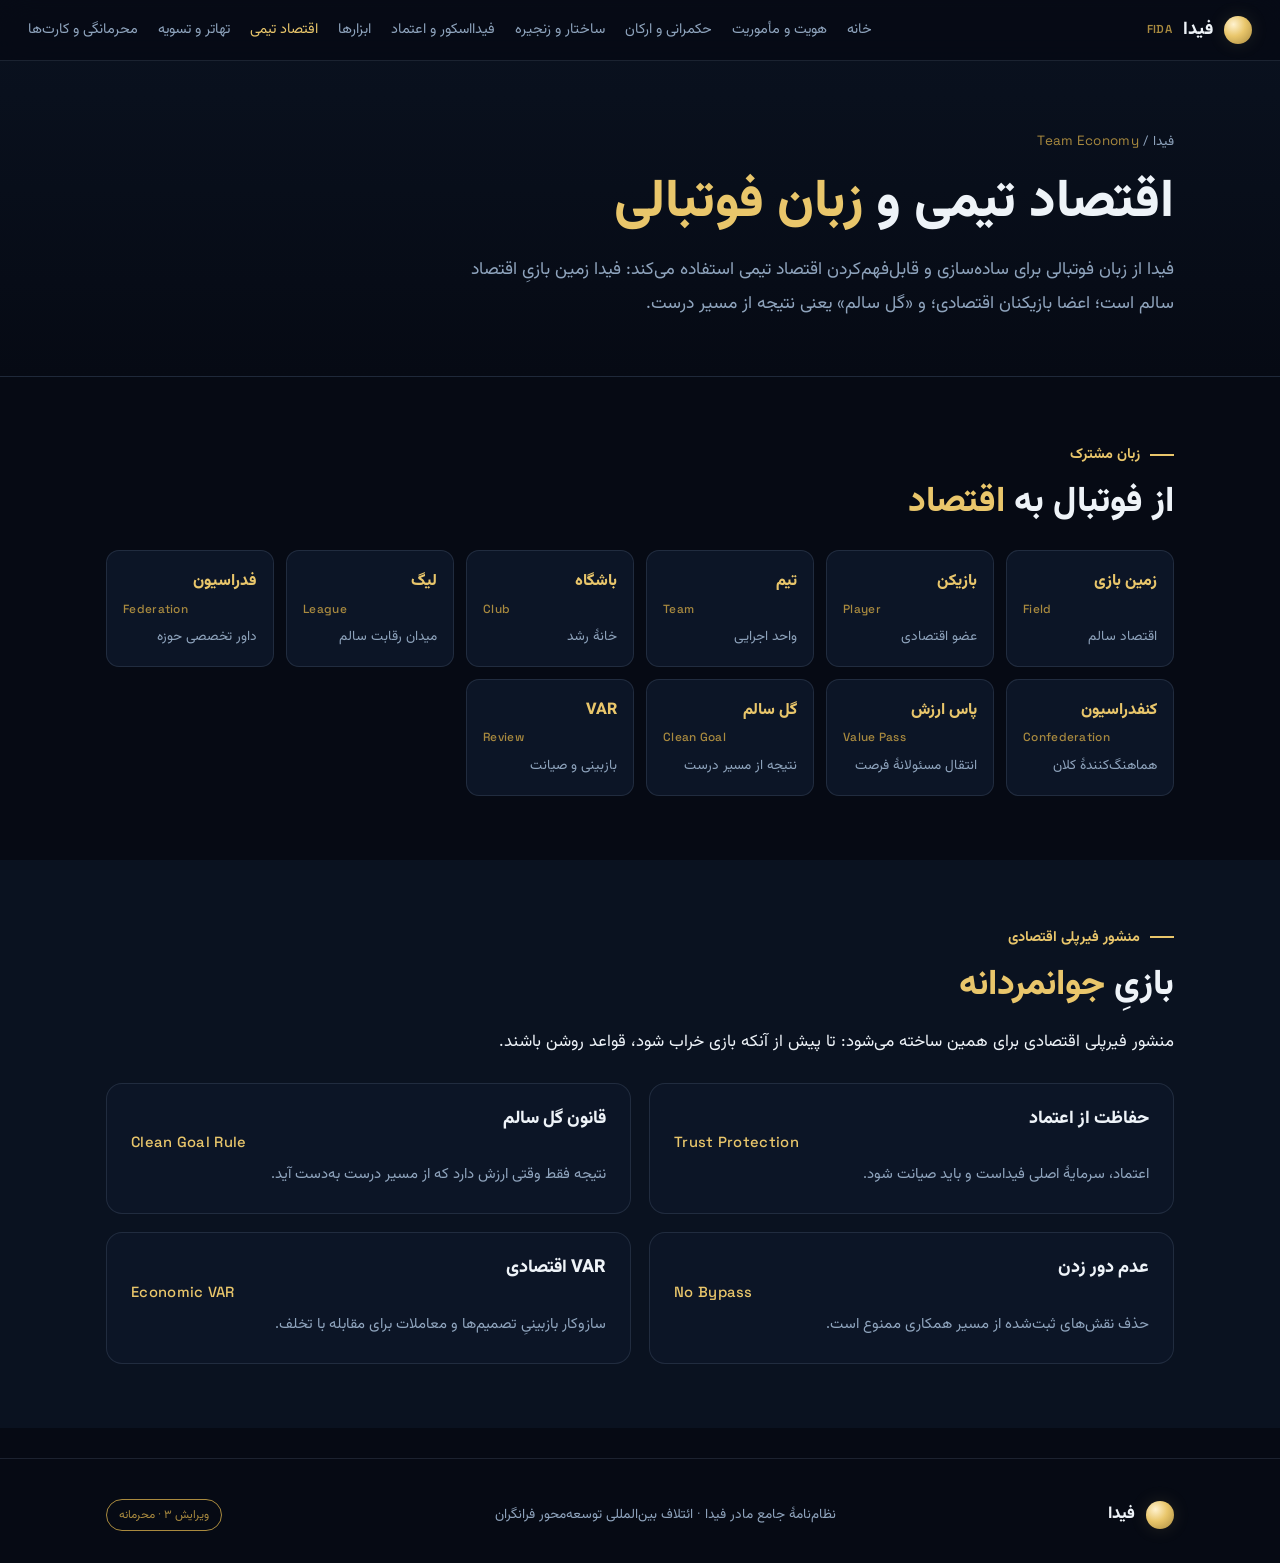
<file: fida-charter-site/economy.html>
<!DOCTYPE html>
<html lang="fa" dir="rtl"><head>
<meta charset="UTF-8"><meta name="viewport" content="width=device-width, initial-scale=1.0">
<title>اقتصاد تیمی و فیرپلی | نظام‌نامهٔ فیدا</title>
<link rel="preconnect" href="https://fonts.googleapis.com"><link rel="preconnect" href="https://fonts.gstatic.com" crossorigin>
<link href="https://fonts.googleapis.com/css2?family=Vazirmatn:wght@300;400;500;600;700;800;900&family=Space+Grotesk:wght@400;500;600;700&display=swap" rel="stylesheet">
<link rel="stylesheet" href="assets/style.css">
<style>
.meta-grid{display:grid;grid-template-columns:repeat(auto-fill,minmax(165px,1fr));gap:12px;margin-top:24px}
.mcell{background:var(--panel);border:1px solid var(--line);border-radius:13px;padding:16px;transition:all .3s}
.mcell:hover{transform:scale(1.04);border-color:var(--gold);background:rgba(233,198,107,.06)}
.mcell .mk{font-weight:800;color:var(--gold);font-size:1rem}.mcell .mk .en{color:var(--gold-dim);font-size:.74rem;display:block;font-weight:500}
.mcell .mv{color:var(--ink-dim);font-size:.85rem;margin-top:4px}
</style></head><body>

<header class="page-hero"><div class="wrap">
  <div class="crumb">فیدا / <span class="en">Team Economy</span></div>
  <h1>اقتصاد تیمی و <span class="g">زبان فوتبالی</span></h1>
  <p class="lead">فیدا از زبان فوتبالی برای ساده‌سازی و قابل‌فهم‌کردن اقتصاد تیمی استفاده می‌کند: فیدا زمین بازیِ اقتصاد سالم است؛ اعضا بازیکنان اقتصادی؛ و «گل سالم» یعنی نتیجه از مسیر درست.</p>
</div></header>

<section class="sec"><div class="wrap">
  <div class="kicker">زبان مشترک</div>
  <h2>از فوتبال به <span class="g">اقتصاد</span></h2>
  <div class="meta-grid" id="meta"></div>
</div></section>

<section class="sec" style="background:var(--space-2)"><div class="wrap">
  <div class="kicker">منشور فیرپلی اقتصادی</div>
  <h2 id="fp-title">بازیِ <span class="g">جوانمردانه</span></h2>
  <p class="prose" id="fp-intro"></p>
  <div class="grid g2" id="fairplay" style="margin-top:24px"></div>
</div></section>

<script src="assets/content.js"></script><script src="assets/common.js"></script>
<script>
mountChrome('economy.html');
const mg=document.getElementById('meta');
FIDA.metaphor.forEach(m=>mg.appendChild(el('div','mcell',
  `<div class="mk">${m.k}<span class="en">${m.en}</span></div><div class="mv">${m.v}</div>`)));
document.getElementById('fp-intro').textContent = FIDA.fairPlay.intro;
const fg=document.getElementById('fairplay');
FIDA.fairPlay.items.forEach(f=>fg.appendChild(el('div','card',
  `<h3>${f.t} <span class="en">${f.en}</span></h3><p>${f.d}</p>`)));
</script></body></html>
</file>
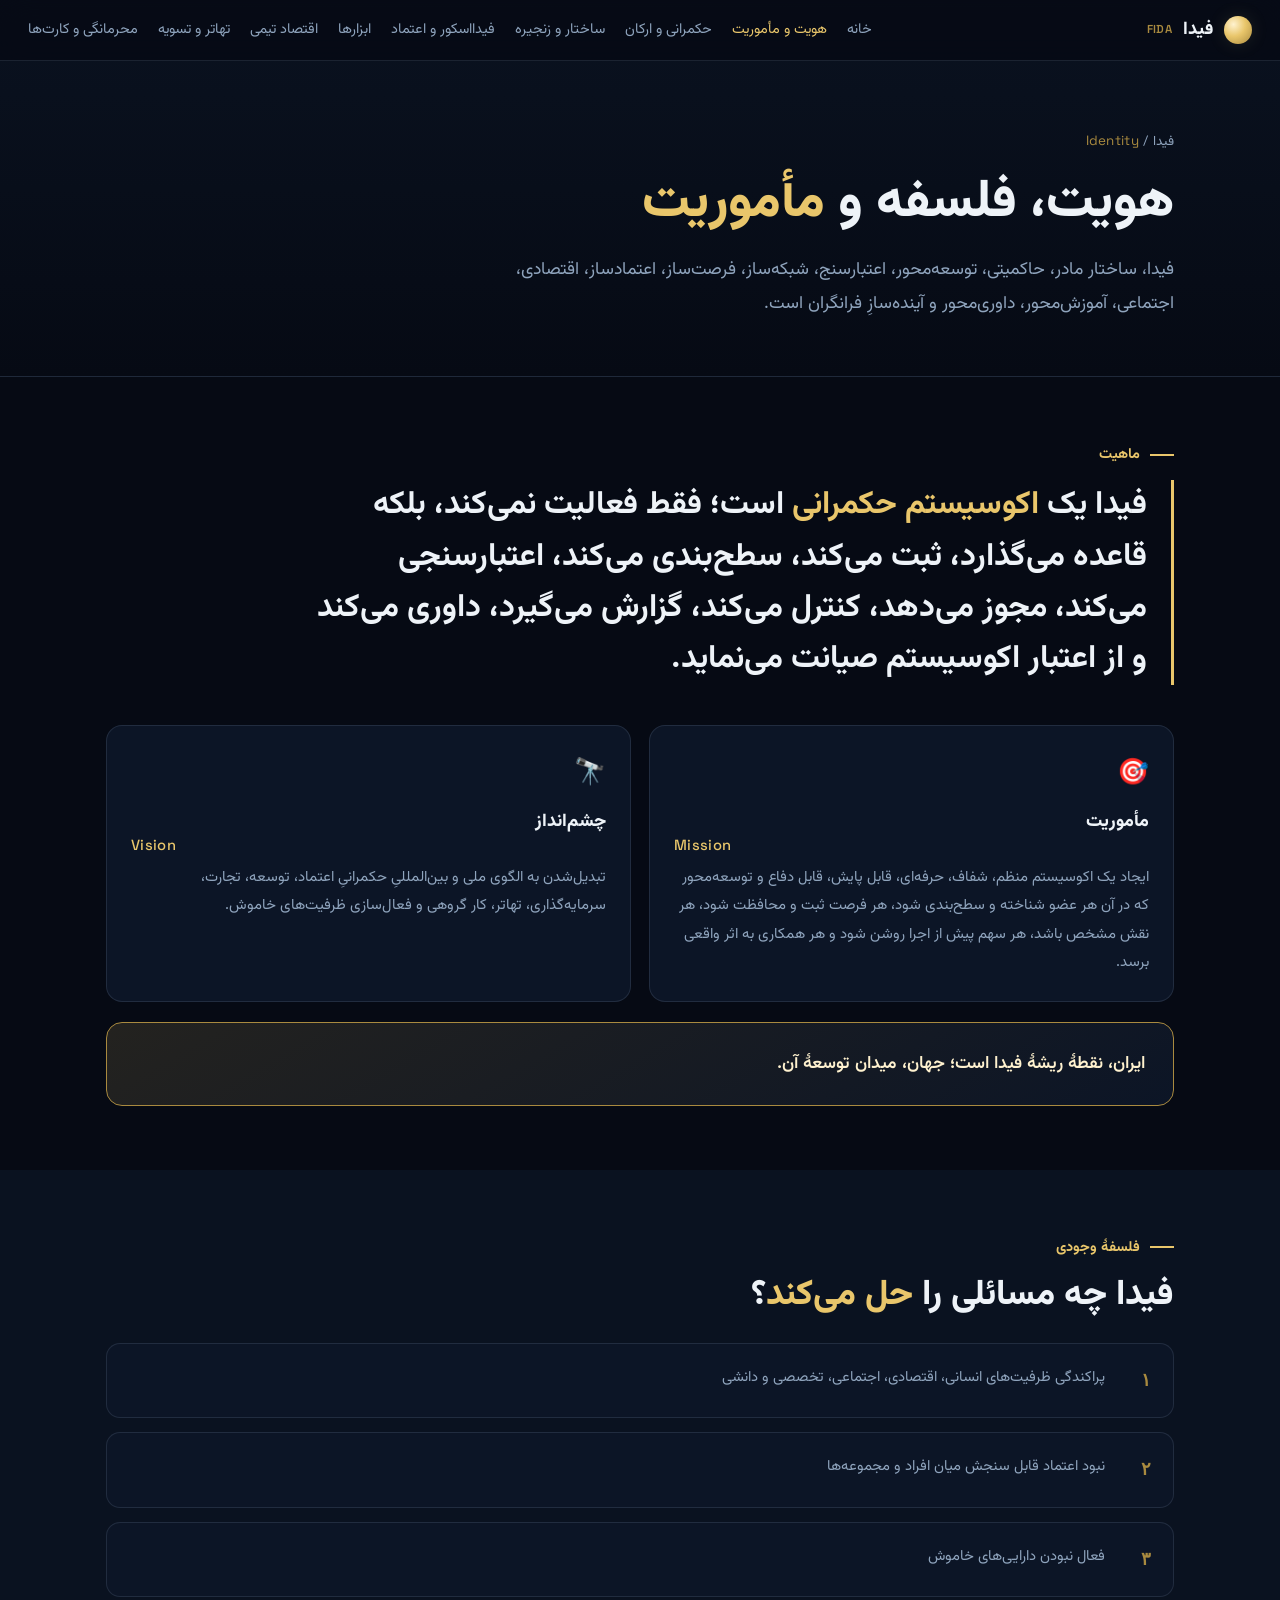
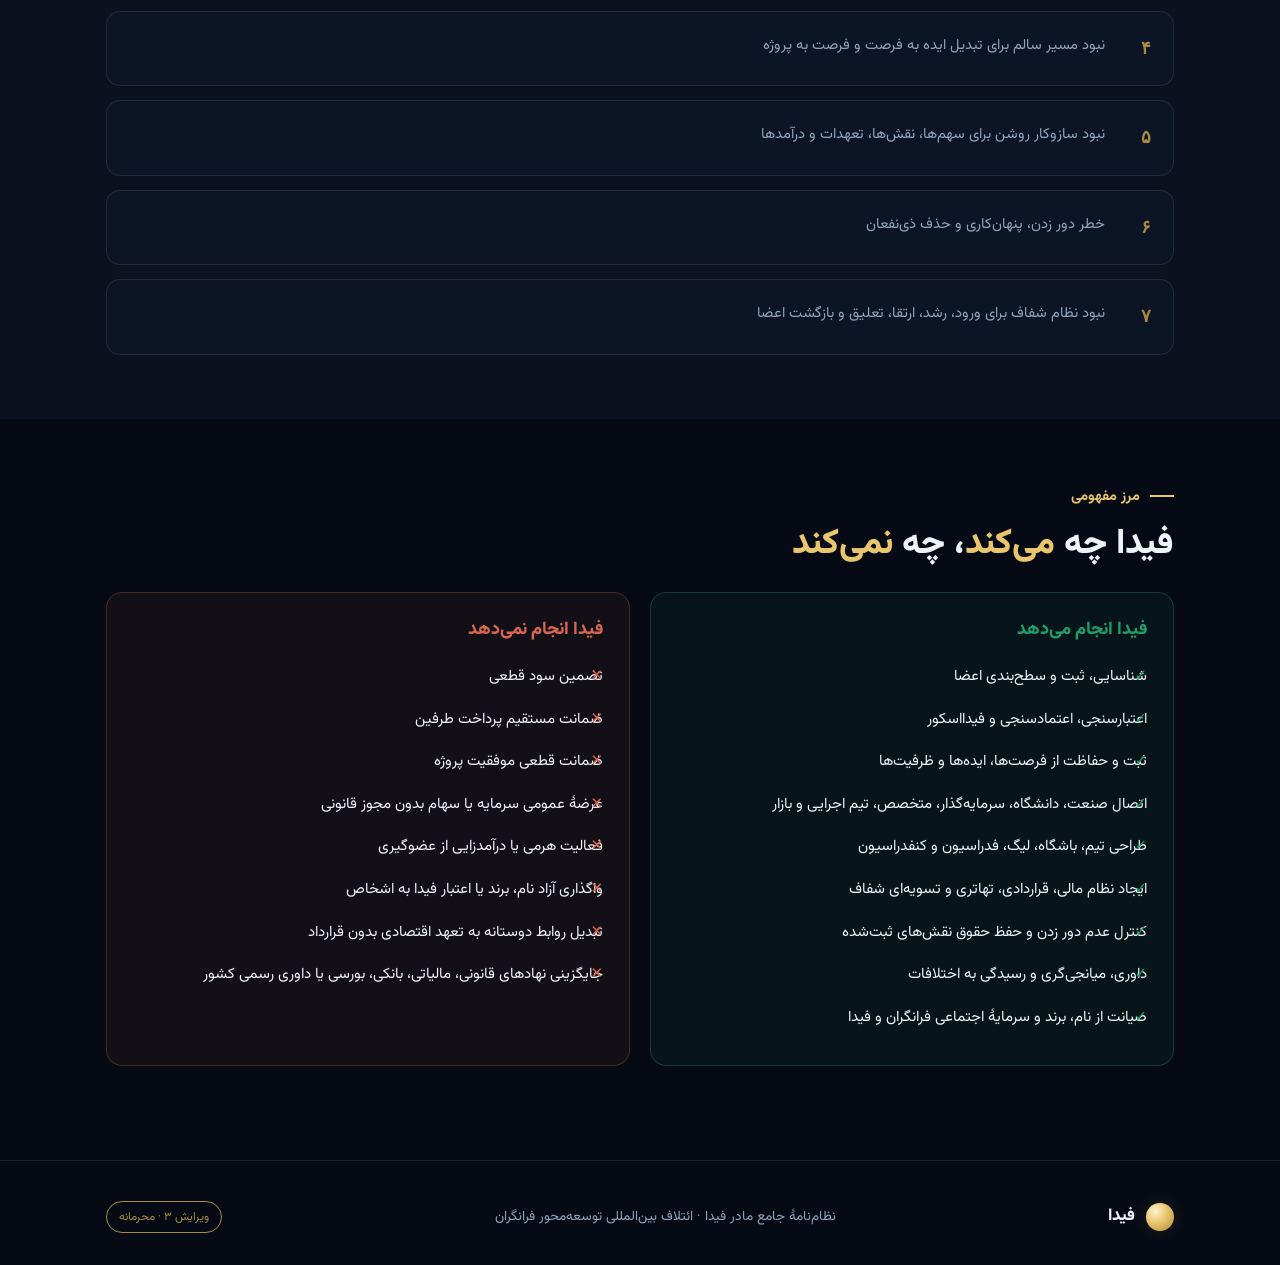
<file: fida-charter-site/identity.html>
<!DOCTYPE html>
<html lang="fa" dir="rtl"><head>
<meta charset="UTF-8"><meta name="viewport" content="width=device-width, initial-scale=1.0">
<title>هویت و مأموریت | نظام‌نامهٔ فیدا</title>
<link rel="preconnect" href="https://fonts.googleapis.com"><link rel="preconnect" href="https://fonts.gstatic.com" crossorigin>
<link href="https://fonts.googleapis.com/css2?family=Vazirmatn:wght@300;400;500;600;700;800;900&family=Space+Grotesk:wght@400;500;600;700&display=swap" rel="stylesheet">
<link rel="stylesheet" href="assets/style.css"></head><body>

<header class="page-hero"><div class="wrap">
  <div class="crumb">فیدا / <span class="en">Identity</span></div>
  <h1>هویت، فلسفه و <span class="g">مأموریت</span></h1>
  <p class="lead" id="def"></p>
</div></header>

<section class="sec"><div class="wrap">
  <div class="kicker">ماهیت</div>
  <p class="statement" id="nature"></p>
  <div class="grid g2" style="margin-top:40px">
    <div class="card"><div class="ico">🎯</div><h3>مأموریت <span class="en">Mission</span></h3><p id="mission"></p></div>
    <div class="card"><div class="ico">🔭</div><h3>چشم‌انداز <span class="en">Vision</span></h3><p id="vision"></p></div>
  </div>
  <div class="axiom" id="vaxiom" style="margin-top:20px"></div>
</div></section>

<section class="sec" style="background:var(--space-2)"><div class="wrap">
  <div class="kicker">فلسفهٔ وجودی</div>
  <h2>فیدا چه مسائلی را <span class="g">حل می‌کند</span>؟</h2>
  <div class="numlist" id="problems" style="margin-top:24px"></div>
</div></section>

<section class="sec"><div class="wrap">
  <div class="kicker">مرز مفهومی</div>
  <h2>فیدا چه <span class="g">می‌کند</span>، چه <span class="g">نمی‌کند</span></h2>
  <div class="split" style="margin-top:24px">
    <div class="pane is"><h3>فیدا انجام می‌دهد</h3><ul id="does"></ul></div>
    <div class="pane isnot"><h3>فیدا انجام نمی‌دهد</h3><ul id="doesnot"></ul></div>
  </div>
</div></section>

<script src="assets/content.js"></script><script src="assets/common.js"></script>
<script>
mountChrome('identity.html');
document.getElementById('def').textContent = FIDA.identity.definition;
document.getElementById('nature').innerHTML = FIDA.identity.nature.replace('اکوسیستم حکمرانی','<span class="g">اکوسیستم حکمرانی</span>');
document.getElementById('mission').textContent = FIDA.identity.mission;
document.getElementById('vision').textContent = FIDA.identity.vision;
document.getElementById('vaxiom').textContent = FIDA.identity.visionAxiom;
FIDA.problems.forEach(p=>document.getElementById('problems').appendChild(el('div','numitem',`<div class="num"></div><div><p>${p}</p></div>`)));
FIDA.does.forEach(x=>document.getElementById('does').appendChild(el('li',null,x)));
FIDA.doesNot.forEach(x=>document.getElementById('doesnot').appendChild(el('li',null,x)));
</script></body></html>
</file>
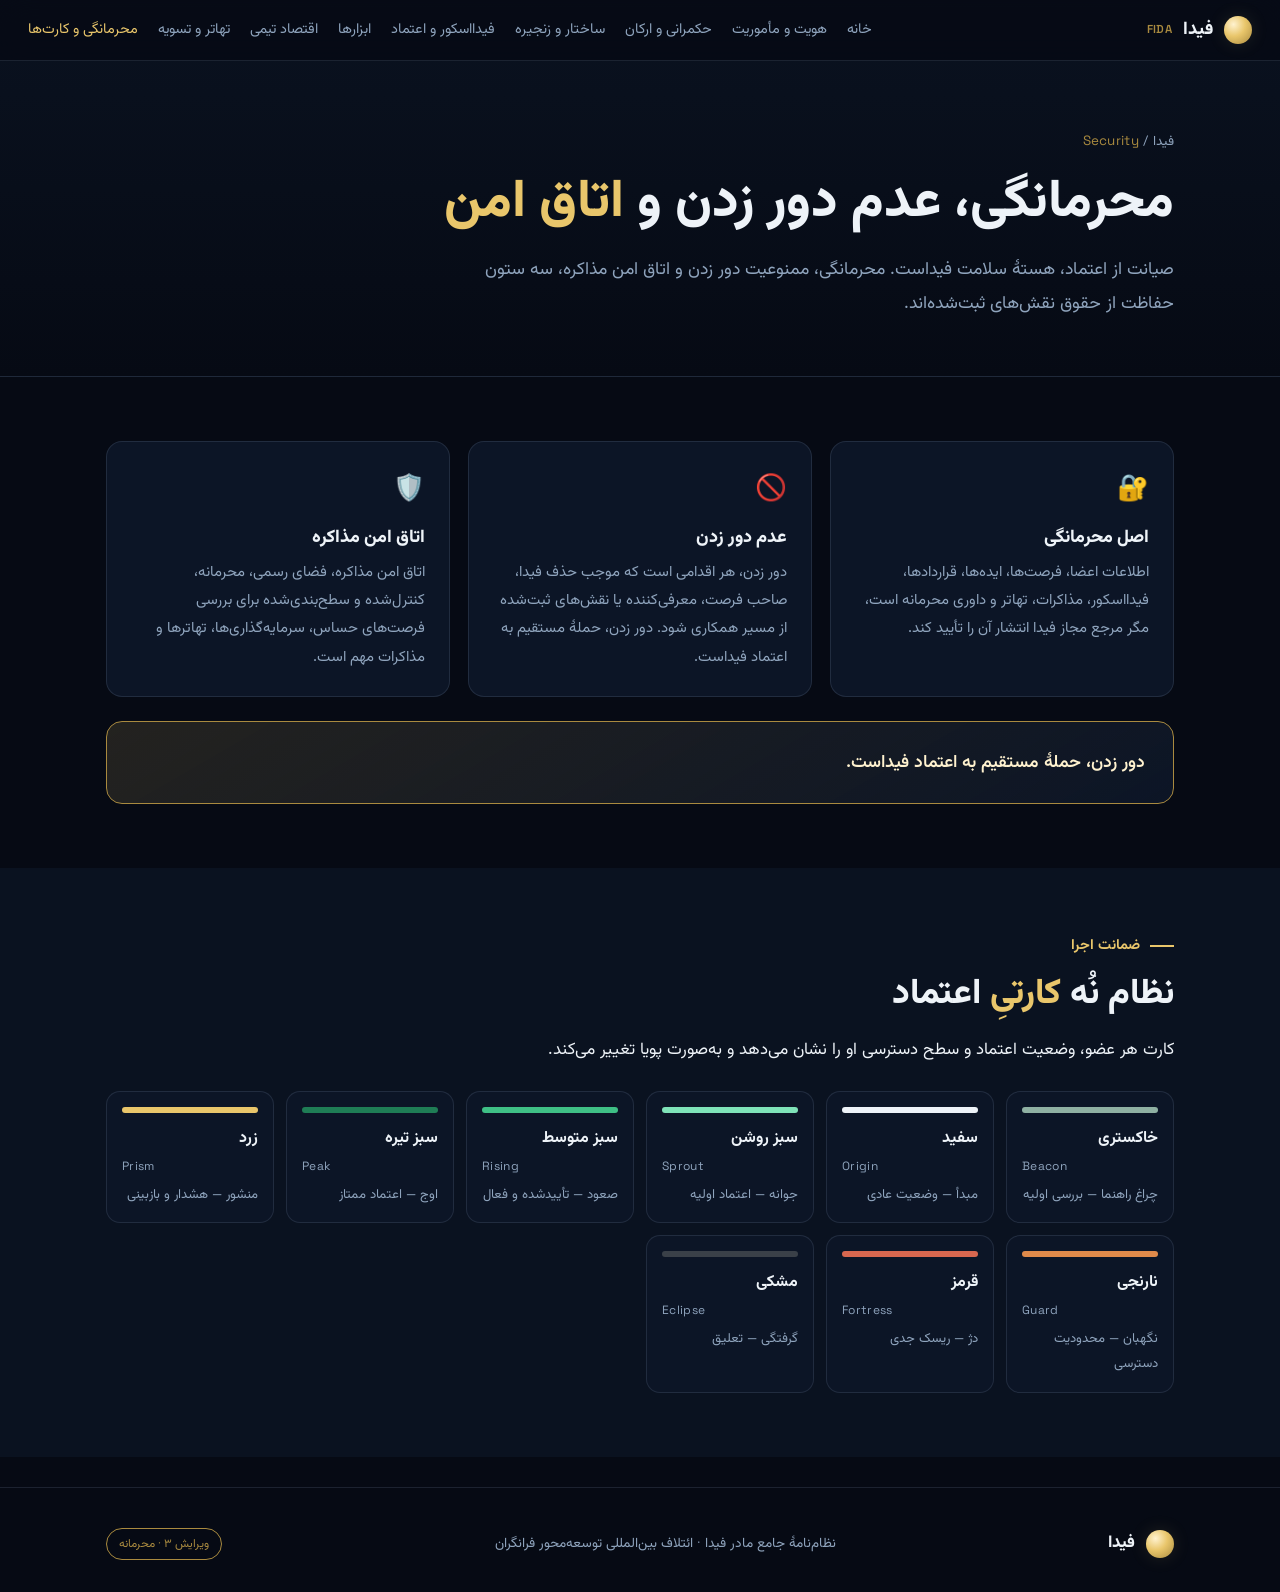
<file: fida-charter-site/security.html>
<!DOCTYPE html>
<html lang="fa" dir="rtl"><head>
<meta charset="UTF-8"><meta name="viewport" content="width=device-width, initial-scale=1.0">
<title>محرمانگی و کارت‌ها | نظام‌نامهٔ فیدا</title>
<link rel="preconnect" href="https://fonts.googleapis.com"><link rel="preconnect" href="https://fonts.gstatic.com" crossorigin>
<link href="https://fonts.googleapis.com/css2?family=Vazirmatn:wght@300;400;500;600;700;800;900&family=Space+Grotesk:wght@400;500;600;700&display=swap" rel="stylesheet">
<link rel="stylesheet" href="assets/style.css"></head><body>
<header class="page-hero"><div class="wrap">
  <div class="crumb">فیدا / <span class="en">Security</span></div>
  <h1>محرمانگی، عدم دور زدن و <span class="g">اتاق امن</span></h1>
  <p class="lead">صیانت از اعتماد، هستهٔ سلامت فیداست. محرمانگی، ممنوعیت دور زدن و اتاق امن مذاکره، سه ستون حفاظت از حقوق نقش‌های ثبت‌شده‌اند.</p>
</div></header>
<section class="sec"><div class="wrap">
  <div class="grid g3">
    <div class="card"><div class="ico">🔐</div><h3>اصل محرمانگی</h3><p id="conf"></p></div>
    <div class="card"><div class="ico">🚫</div><h3>عدم دور زدن</h3><p id="bypass"></p></div>
    <div class="card"><div class="ico">🛡️</div><h3>اتاق امن مذاکره</h3><p id="saferoom"></p></div>
  </div>
  <div class="axiom" style="margin-top:24px">دور زدن، حملهٔ مستقیم به اعتماد فیداست.</div>
</div></section>
<section class="sec" style="background:var(--space-2)"><div class="wrap">
  <div class="kicker">ضمانت اجرا</div>
  <h2>نظام نُه <span class="g">کارتیِ</span> اعتماد</h2>
  <p class="prose">کارت هر عضو، وضعیت اعتماد و سطح دسترسی او را نشان می‌دهد و به‌صورت پویا تغییر می‌کند.</p>
  <div class="trust-strip" id="cards" style="margin-top:24px"></div>
</div></section>
<script src="assets/content.js"></script><script src="assets/common.js"></script>
<script>
mountChrome('security.html');
document.getElementById('conf').textContent = FIDA.security.confidentiality;
document.getElementById('bypass').textContent = FIDA.security.noBypass;
document.getElementById('saferoom').textContent = FIDA.security.safeRoom;
FIDA.cards.forEach(c=>document.getElementById('cards').appendChild(
  el('div','tc',`<div class="band" style="background:${c.c}"></div><div class="tn">${c.name}</div><div class="te en">${c.en}</div><div class="td">${c.d}</div>`)));
</script></body></html>
</file>
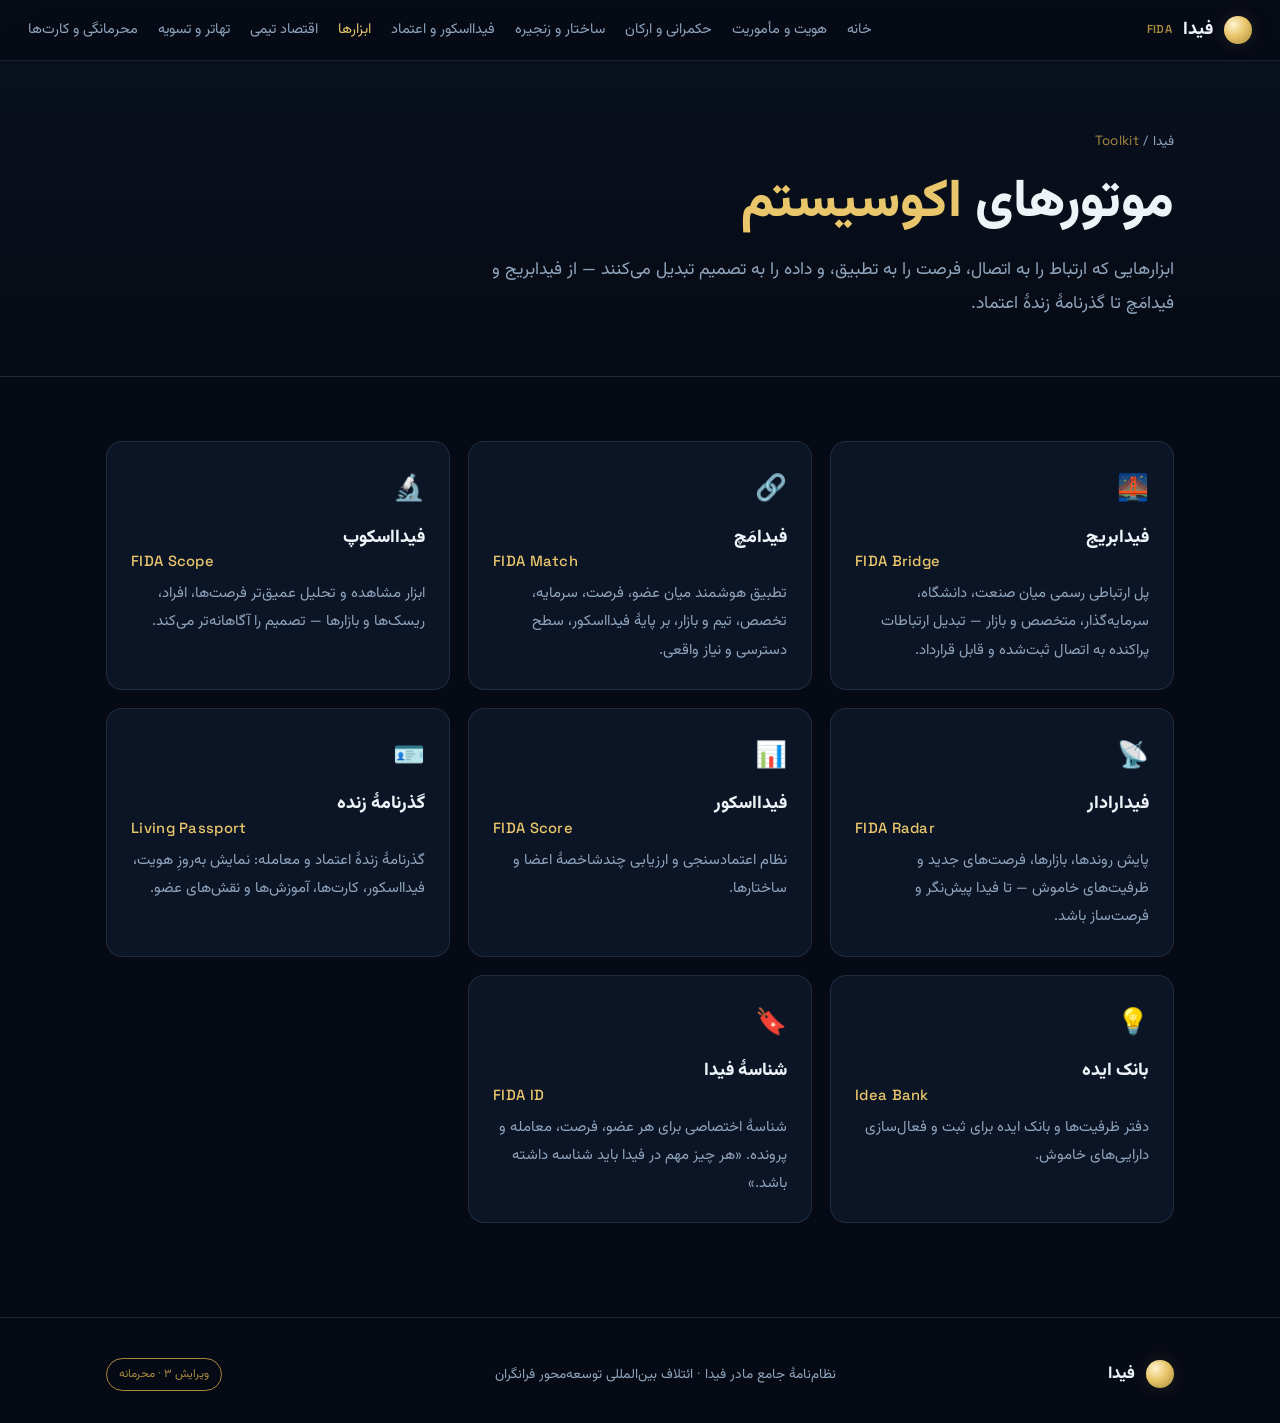
<file: fida-charter-site/tools.html>
<!DOCTYPE html>
<html lang="fa" dir="rtl"><head>
<meta charset="UTF-8"><meta name="viewport" content="width=device-width, initial-scale=1.0">
<title>ابزارها | نظام‌نامهٔ فیدا</title>
<link rel="preconnect" href="https://fonts.googleapis.com"><link rel="preconnect" href="https://fonts.gstatic.com" crossorigin>
<link href="https://fonts.googleapis.com/css2?family=Vazirmatn:wght@300;400;500;600;700;800;900&family=Space+Grotesk:wght@400;500;600;700&display=swap" rel="stylesheet">
<link rel="stylesheet" href="assets/style.css"></head><body>
<header class="page-hero"><div class="wrap">
  <div class="crumb">فیدا / <span class="en">Toolkit</span></div>
  <h1>موتورهای <span class="g">اکوسیستم</span></h1>
  <p class="lead">ابزارهایی که ارتباط را به اتصال، فرصت را به تطبیق، و داده را به تصمیم تبدیل می‌کنند — از فیدابریج و فیدامَچ تا گذرنامهٔ زندهٔ اعتماد.</p>
</div></header>
<section class="sec"><div class="wrap">
  <div class="grid g3" id="tools"></div>
</div></section>
<script src="assets/content.js"></script><script src="assets/common.js"></script>
<script>
mountChrome('tools.html');
FIDA.tools.forEach(t=>document.getElementById('tools').appendChild(
  el('div','card',`<div class="ico">${t.ico}</div><h3>${t.t} <span class="en">${t.en}</span></h3><p>${t.d}</p>`)));
</script></body></html>
</file>
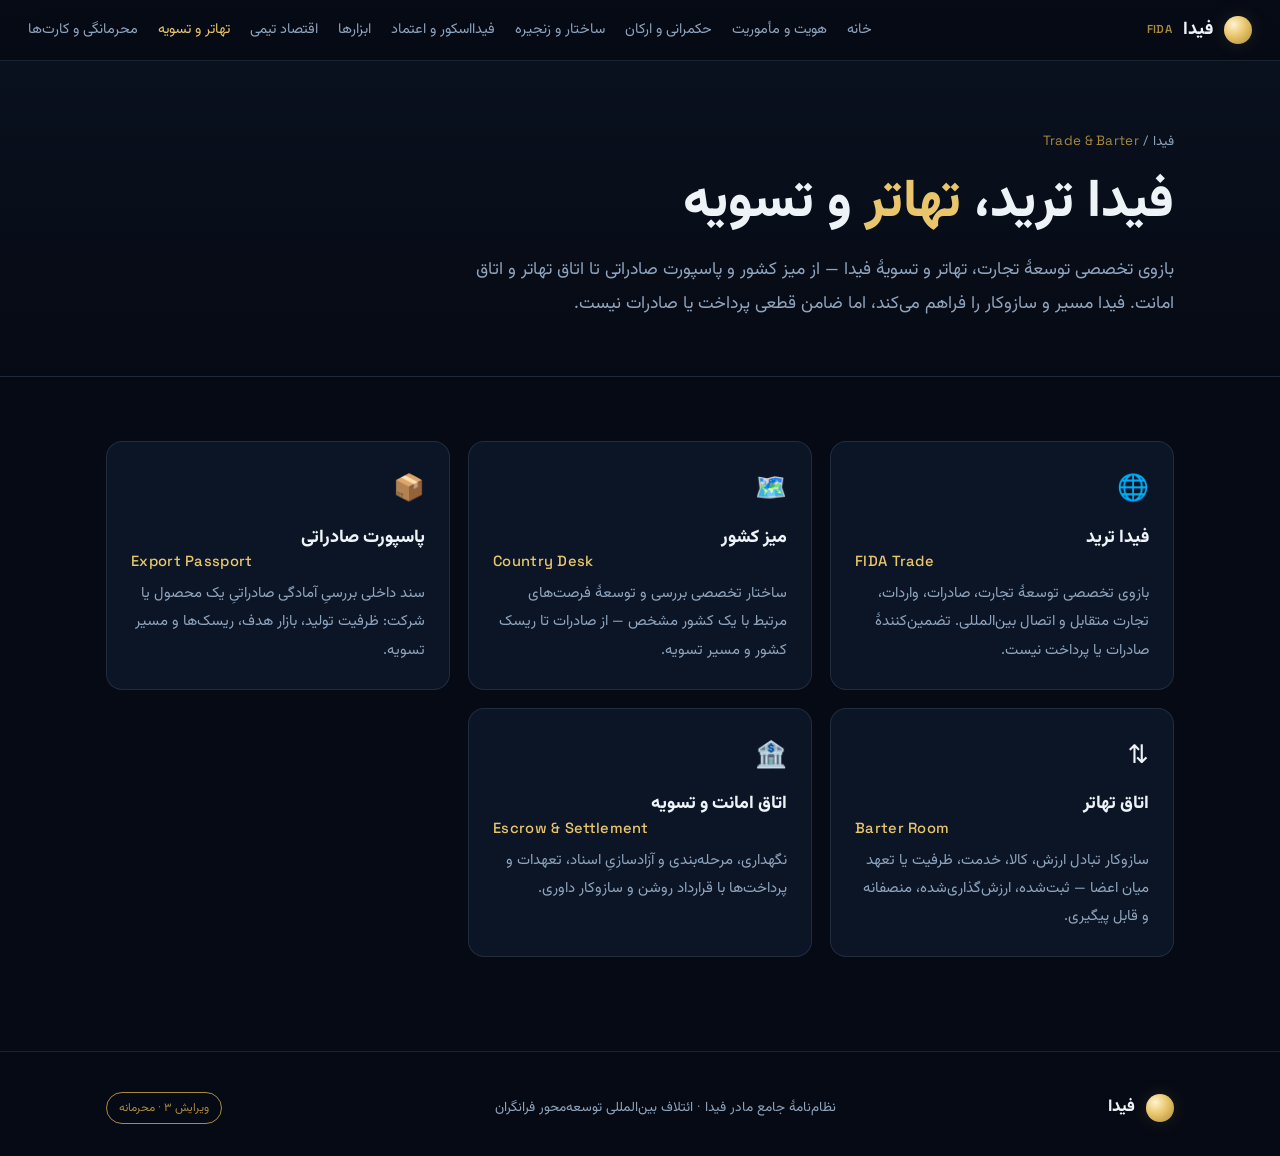
<file: fida-charter-site/trade.html>
<!DOCTYPE html>
<html lang="fa" dir="rtl"><head>
<meta charset="UTF-8"><meta name="viewport" content="width=device-width, initial-scale=1.0">
<title>تهاتر و تسویه | نظام‌نامهٔ فیدا</title>
<link rel="preconnect" href="https://fonts.googleapis.com"><link rel="preconnect" href="https://fonts.gstatic.com" crossorigin>
<link href="https://fonts.googleapis.com/css2?family=Vazirmatn:wght@300;400;500;600;700;800;900&family=Space+Grotesk:wght@400;500;600;700&display=swap" rel="stylesheet">
<link rel="stylesheet" href="assets/style.css"></head><body>
<header class="page-hero"><div class="wrap">
  <div class="crumb">فیدا / <span class="en">Trade & Barter</span></div>
  <h1>فیدا ترید، <span class="g">تهاتر</span> و تسویه</h1>
  <p class="lead">بازوی تخصصی توسعهٔ تجارت، تهاتر و تسویهٔ فیدا — از میز کشور و پاسپورت صادراتی تا اتاق تهاتر و اتاق امانت. فیدا مسیر و سازوکار را فراهم می‌کند، اما ضامن قطعی پرداخت یا صادرات نیست.</p>
</div></header>
<section class="sec"><div class="wrap">
  <div class="grid g3" id="trade"></div>
</div></section>
<script src="assets/content.js"></script><script src="assets/common.js"></script>
<script>
mountChrome('trade.html');
FIDA.trade.forEach(t=>document.getElementById('trade').appendChild(
  el('div','card',`<div class="ico">${t.ico}</div><h3>${t.t} <span class="en">${t.en}</span></h3><p>${t.d}</p>`)));
</script></body></html>
</file>
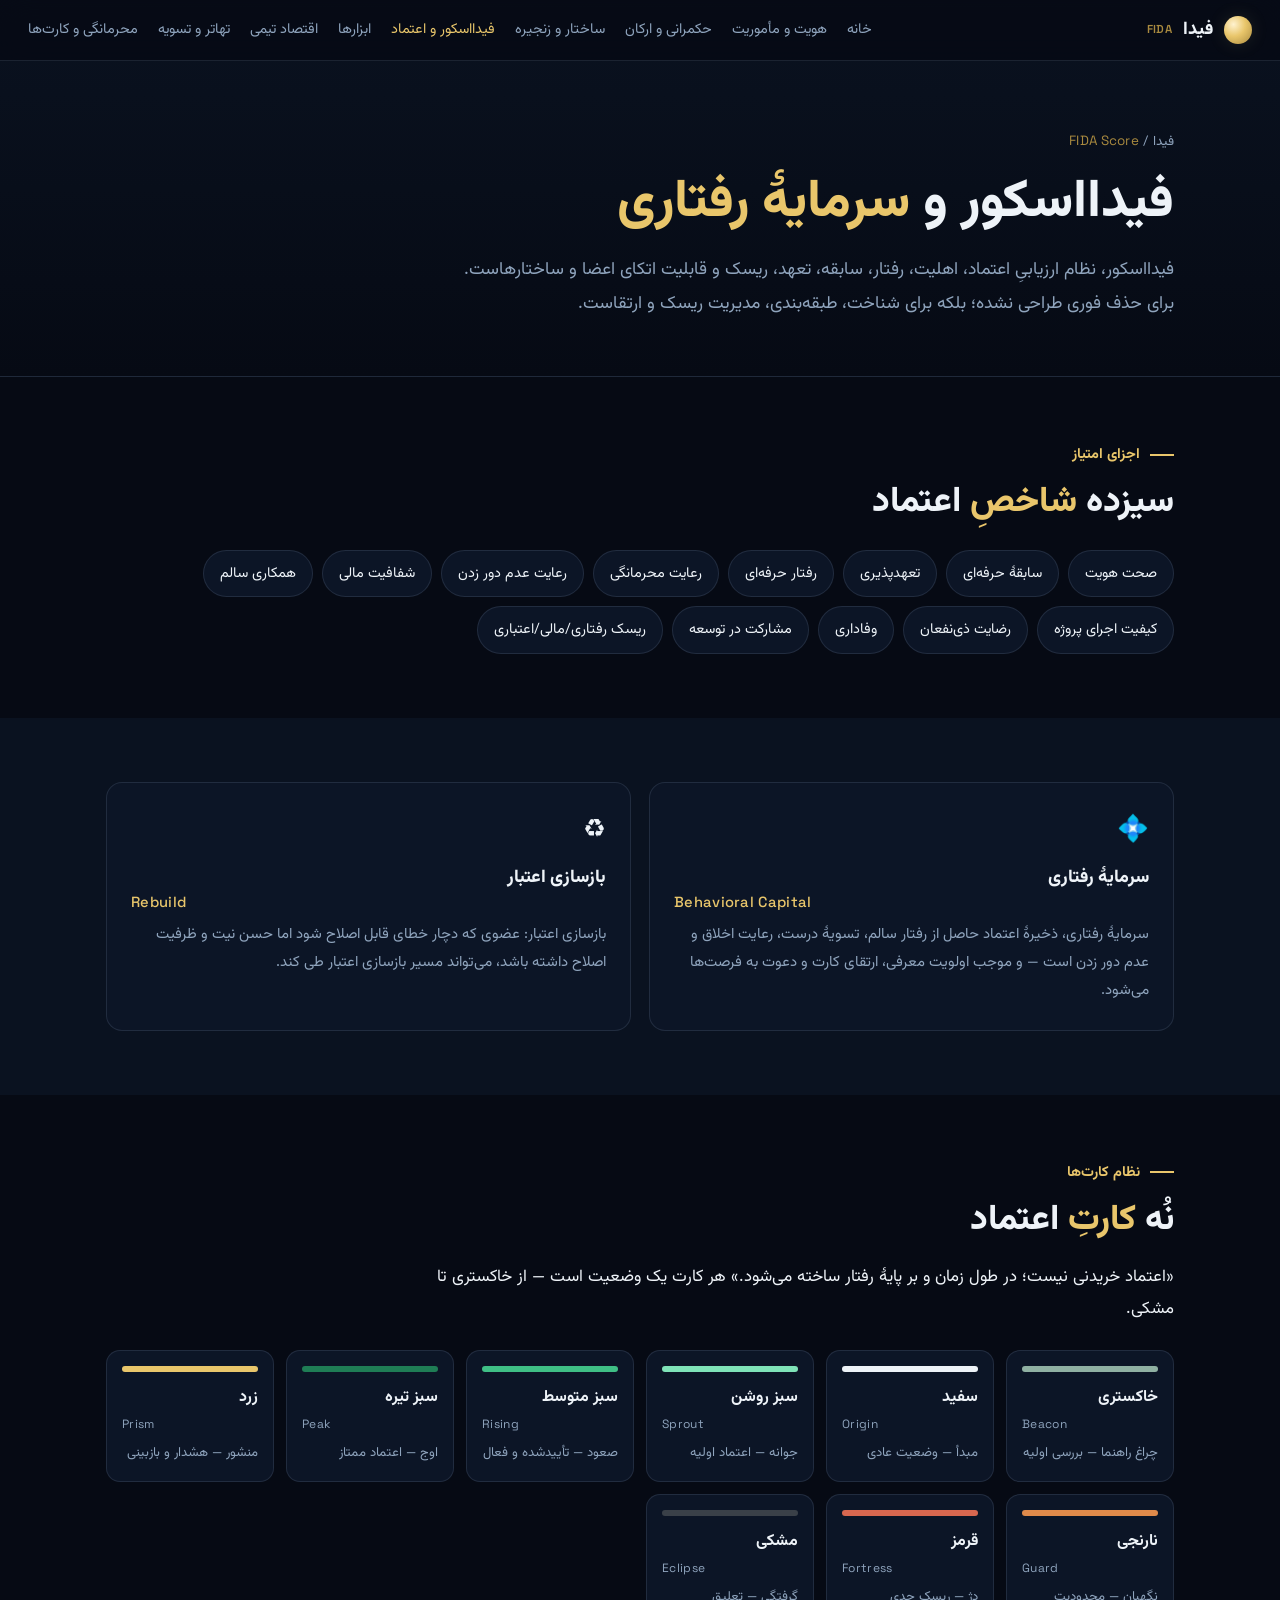
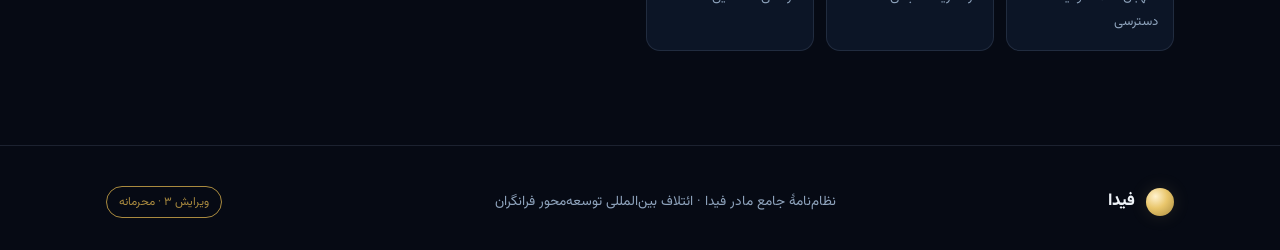
<file: fida-charter-site/trust.html>
<!DOCTYPE html>
<html lang="fa" dir="rtl"><head>
<meta charset="UTF-8"><meta name="viewport" content="width=device-width, initial-scale=1.0">
<title>فیدااسکور و اعتماد | نظام‌نامهٔ فیدا</title>
<link rel="preconnect" href="https://fonts.googleapis.com"><link rel="preconnect" href="https://fonts.gstatic.com" crossorigin>
<link href="https://fonts.googleapis.com/css2?family=Vazirmatn:wght@300;400;500;600;700;800;900&family=Space+Grotesk:wght@400;500;600;700&display=swap" rel="stylesheet">
<link rel="stylesheet" href="assets/style.css"></head><body>

<header class="page-hero"><div class="wrap">
  <div class="crumb">فیدا / <span class="en">FIDA Score</span></div>
  <h1>فیدااسکور و <span class="g">سرمایهٔ رفتاری</span></h1>
  <p class="lead" id="intro"></p>
</div></header>

<section class="sec"><div class="wrap">
  <div class="kicker">اجزای امتیاز</div>
  <h2>سیزده <span class="g">شاخصِ</span> اعتماد</h2>
  <div class="chips" id="components" style="margin-top:24px"></div>
</div></section>

<section class="sec" style="background:var(--space-2)"><div class="wrap">
  <div class="grid g2">
    <div class="card"><div class="ico">💠</div><h3>سرمایهٔ رفتاری <span class="en">Behavioral Capital</span></h3><p id="bc"></p></div>
    <div class="card"><div class="ico">♻️</div><h3>بازسازی اعتبار <span class="en">Rebuild</span></h3><p id="rebuild"></p></div>
  </div>
</div></section>

<section class="sec"><div class="wrap">
  <div class="kicker">نظام کارت‌ها</div>
  <h2>نُه <span class="g">کارتِ</span> اعتماد</h2>
  <p class="prose">«اعتماد خریدنی نیست؛ در طول زمان و بر پایهٔ رفتار ساخته می‌شود.» هر کارت یک وضعیت است — از خاکستری تا مشکی.</p>
  <div class="trust-strip" id="cards" style="margin-top:24px"></div>
</div></section>

<script src="assets/content.js"></script><script src="assets/common.js"></script>
<script>
mountChrome('trust.html');
document.getElementById('intro').textContent = FIDA.fidaScore.intro;
FIDA.fidaScore.components.forEach(c=>document.getElementById('components').appendChild(el('span','chip-lg',c)));
document.getElementById('bc').textContent = FIDA.fidaScore.behavioralCapital;
document.getElementById('rebuild').textContent = FIDA.fidaScore.rebuild;
FIDA.cards.forEach(c=>document.getElementById('cards').appendChild(
  el('div','tc',`<div class="band" style="background:${c.c}"></div><div class="tn">${c.name}</div><div class="te en">${c.en}</div><div class="td">${c.d}</div>`)));
</script></body></html>
</file>
<file: fida-charter-site/assets/style.css>
:root{
  --space:#060a14;--space-2:#0a1220;--panel:#0c1526;--panel-2:#0f1b30;
  --gold:#e9c66b;--gold-bright:#fff2cf;--gold-dim:#a98a3f;--gold-soft:rgba(233,198,107,.13);
  --emerald:#1f9d6b;--steel:#5aa9d6;--danger:#d8674f;
  --ink:#eef3f8;--ink-dim:#8fa4bd;--line:rgba(143,164,189,.16);--radius:16px;
}
*{box-sizing:border-box;margin:0;padding:0}
html{scroll-behavior:smooth}
body{font-family:'Vazirmatn',system-ui,sans-serif;background:var(--space);color:var(--ink);line-height:1.9;overflow-x:hidden}
.en{font-family:'Space Grotesk',sans-serif;direction:ltr;unicode-bidi:isolate;letter-spacing:.3px}
h1,h2,h3{line-height:1.3;font-weight:800}
a{color:inherit;text-decoration:none}
.wrap{max-width:1120px;margin:0 auto;padding:0 26px}

/* NAV */
nav{position:fixed;top:0;right:0;left:0;z-index:50;display:flex;align-items:center;justify-content:space-between;
  padding:13px 28px;background:rgba(6,10,20,.78);backdrop-filter:blur(16px);border-bottom:1px solid var(--line)}
.brand{display:flex;align-items:center;gap:11px;font-weight:800;font-size:1.12rem}
.brand .dot{width:28px;height:28px;border-radius:50%;background:radial-gradient(circle at 34% 30%,var(--gold-bright),var(--gold) 44%,var(--gold-dim));box-shadow:0 0 18px var(--gold-soft);flex:none}
.brand .en{font-size:.72rem;color:var(--gold-dim);font-weight:600}
.navlinks{display:flex;gap:20px;font-size:.9rem;color:var(--ink-dim)}
.navlinks a{transition:color .2s;white-space:nowrap}
.navlinks a:hover,.navlinks a.active{color:var(--gold)}
.menu-btn{display:none;background:none;border:1px solid var(--line);color:var(--ink);border-radius:9px;padding:6px 11px;font-size:1.1rem;cursor:pointer}
@media(max-width:1080px){
  .navlinks{position:fixed;inset:56px 0 auto 0;flex-direction:column;background:rgba(6,10,20,.98);padding:18px 28px;gap:15px;border-bottom:1px solid var(--line);display:none;max-height:80vh;overflow:auto}
  .navlinks.open{display:flex}.menu-btn{display:block}
}

/* PAGE HERO */
.page-hero{padding:128px 0 56px;background:linear-gradient(180deg,var(--space-2),var(--space));border-bottom:1px solid var(--line)}
.crumb{color:var(--ink-dim);font-size:.84rem;margin-bottom:14px}.crumb .en{color:var(--gold-dim)}
.page-hero h1{font-size:clamp(2rem,5vw,3.3rem);margin-bottom:16px}.page-hero h1 .g{color:var(--gold)}
.page-hero .lead{color:var(--ink-dim);font-size:1.1rem;max-width:720px}

/* SECTIONS */
.sec{padding:64px 0}
.kicker{color:var(--gold);font-weight:700;font-size:.9rem;margin-bottom:12px;display:flex;align-items:center;gap:10px}
.kicker::before{content:"";width:24px;height:2px;background:var(--gold);display:inline-block}
.sec h2{font-size:clamp(1.5rem,3.4vw,2.2rem);margin-bottom:18px}.sec h2 .g{color:var(--gold)}
.prose{max-width:760px;font-size:1.05rem}.prose p{margin-bottom:16px}.prose strong{color:var(--gold)}

/* big statement */
.statement{font-size:clamp(1.3rem,3vw,2rem);font-weight:700;line-height:1.6;border-inline-start:3px solid var(--gold);padding-inline-start:24px;max-width:860px}
.statement .g{color:var(--gold)}

/* GRIDS */
.grid{display:grid;gap:18px}
.g2{grid-template-columns:1fr 1fr}.g3{grid-template-columns:repeat(auto-fill,minmax(280px,1fr))}
.g4{grid-template-columns:repeat(auto-fill,minmax(215px,1fr))}
@media(max-width:760px){.g2{grid-template-columns:1fr}}
.card{background:var(--panel);border:1px solid var(--line);border-radius:var(--radius);padding:24px;transition:transform .3s,border-color .3s}
.card:hover{transform:translateY(-4px);border-color:var(--gold-dim)}
.card .ico{font-size:1.6rem;margin-bottom:12px}
.card h3{font-size:1.12rem;margin-bottom:9px}.card h3 .en{color:var(--gold);font-size:.92rem;font-weight:500;display:block;margin-top:2px}
.card p{color:var(--ink-dim);font-size:.93rem}

/* numbered list (articles/principles) */
.numlist{display:grid;gap:14px;counter-reset:n}
.numitem{display:flex;gap:16px;background:var(--panel);border:1px solid var(--line);border-radius:14px;padding:20px 22px;align-items:flex-start;transition:border-color .3s,transform .3s}
.numitem:hover{border-color:var(--gold-dim);transform:translateX(-4px)}
.numitem .num{counter-increment:n;font-family:'Space Grotesk';font-weight:700;color:var(--gold-dim);font-size:1.1rem;flex:none;min-width:30px}
.numitem .num::before{content:counter(n,persian)}
.numitem h4{font-size:1.05rem;margin-bottom:5px}.numitem p{color:var(--ink-dim);font-size:.92rem}

/* simple chip list */
.chips{display:flex;flex-wrap:wrap;gap:9px}
.chip-lg{background:var(--panel);border:1px solid var(--line);border-radius:100px;padding:9px 16px;font-size:.9rem;color:var(--ink);transition:all .25s}
.chip-lg:hover{border-color:var(--gold-dim);color:var(--gold)}

/* is/isnot */
.split{display:grid;grid-template-columns:1fr 1fr;gap:20px}
@media(max-width:760px){.split{grid-template-columns:1fr}}
.pane{border-radius:16px;padding:26px}
.pane.is{background:rgba(31,157,107,.07);border:1px solid rgba(31,157,107,.32)}
.pane.isnot{background:rgba(216,103,79,.06);border:1px solid rgba(216,103,79,.28)}
.pane h3{font-size:1.12rem;margin-bottom:14px}.pane.is h3{color:var(--emerald)}.pane.isnot h3{color:var(--danger)}
.pane ul{list-style:none}.pane li{padding:7px 0 7px 26px;position:relative;font-size:.94rem}
.pane.is li::before{content:"✓";position:absolute;inset-inline-start:0;color:var(--emerald);font-weight:700}
.pane.isnot li::before{content:"✕";position:absolute;inset-inline-start:0;color:var(--danger)}

/* trust cards */
.trust-strip{display:grid;grid-template-columns:repeat(auto-fill,minmax(150px,1fr));gap:12px}
.tc{border:1px solid var(--line);border-radius:14px;padding:15px;background:var(--panel)}
.tc .band{height:6px;border-radius:100px;margin-bottom:11px}
.tc .tn{font-weight:700}.tc .te{font-size:.75rem;color:var(--ink-dim)}.tc .td{font-size:.82rem;color:var(--ink-dim);margin-top:5px}

/* axiom banner */
.axiom{background:linear-gradient(150deg,var(--gold-soft),var(--panel));border:1px solid var(--gold-dim);border-radius:16px;padding:24px 28px;font-size:1.1rem;font-weight:600;color:var(--gold-bright)}

/* buttons */
.btn-primary{background:var(--gold);color:#241c05;padding:13px 26px;border-radius:100px;font-weight:700;font-size:1rem;transition:transform .15s,box-shadow .25s;display:inline-block;border:none;font-family:inherit;cursor:pointer}
.btn-primary:hover{transform:translateY(-2px);box-shadow:0 12px 32px var(--gold-soft)}
.btn-ghost{border:1px solid var(--line);color:var(--ink);padding:13px 24px;border-radius:100px;font-weight:600;font-size:1rem;display:inline-block;transition:border-color .2s;font-family:inherit;cursor:pointer;background:transparent}
.btn-ghost:hover{border-color:var(--gold-dim)}

/* footer */
footer{border-top:1px solid var(--line);padding:40px 0 32px;background:var(--space);margin-top:30px}
.foot{display:flex;justify-content:space-between;align-items:center;flex-wrap:wrap;gap:18px}
.foot p{color:var(--ink-dim);font-size:.85rem}
.confid{font-size:.73rem;color:var(--gold-dim);border:1px solid var(--gold-dim);border-radius:100px;padding:4px 12px}

@media (prefers-reduced-motion:reduce){*{animation:none!important;transition:none!important}}
</file>
